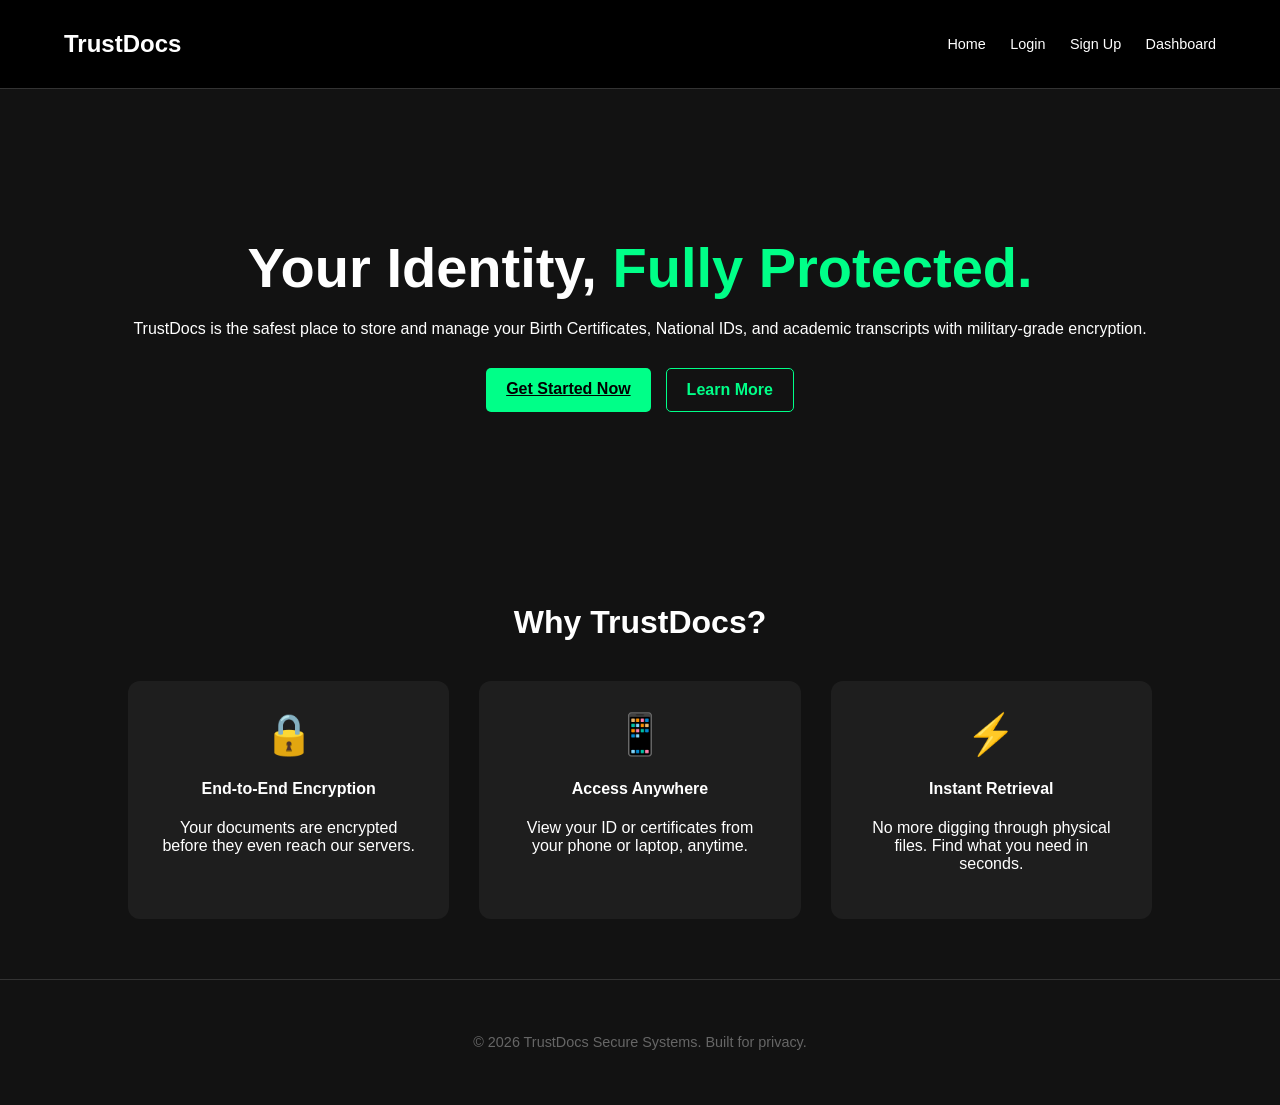
<file: Index.html>
<!DOCTYPE html>
<html lang="en">
<head>
    <meta charset="UTF-8">
    <meta name="viewport" content="width=device-width, initial-scale=1.0">
    <title>TrustDocs | Your Secure Digital Vault</title>
    <link rel="stylesheet" href="style.css">
</head>
<body>
    <header class="navbar">
        <h2>TrustDocs</h2>
        <nav>
            <a href="index.html">Home</a>
            <a href="login.html">Login</a>
            <a href="signup.html">Sign Up</a>
            <a href="dashboard.html">Dashboard</a>
        </nav>
    </header>

    <section class="hero-section">
        <div class="hero-content">
            <h1>Your Identity, <span class="highlight">Fully Protected.</span></h1>
            <p>TrustDocs is the safest place to store and manage your Birth Certificates, National IDs, and academic transcripts with military-grade encryption.</p>
            <div class="hero-btns">
                <a href="signup.html" class="btn-primary">Get Started Now</a>
                <a href="#features" class="btn-secondary">Learn More</a>
            </div>
        </div>
    </section>

    <section id="features" class="features">
        <h3>Why TrustDocs?</h3>
        <div class="feature-grid">
            <div class="feature-card">
                <div class="icon">🔒</div>
                <h4>End-to-End Encryption</h4>
                <p>Your documents are encrypted before they even reach our servers.</p>
            </div>
            <div class="feature-card">
                <div class="icon">📱</div>
                <h4>Access Anywhere</h4>
                <p>View your ID or certificates from your phone or laptop, anytime.</p>
            </div>
            <div class="feature-card">
                <div class="icon">⚡</div>
                <h4>Instant Retrieval</h4>
                <p>No more digging through physical files. Find what you need in seconds.</p>
            </div>
        </div>
    </section>

    <footer class="footer">
        <p>&copy; 2026 TrustDocs Secure Systems. Built for privacy.</p>
    </footer>
    <script src="main.js"></script>
</body>
</html>
</file>
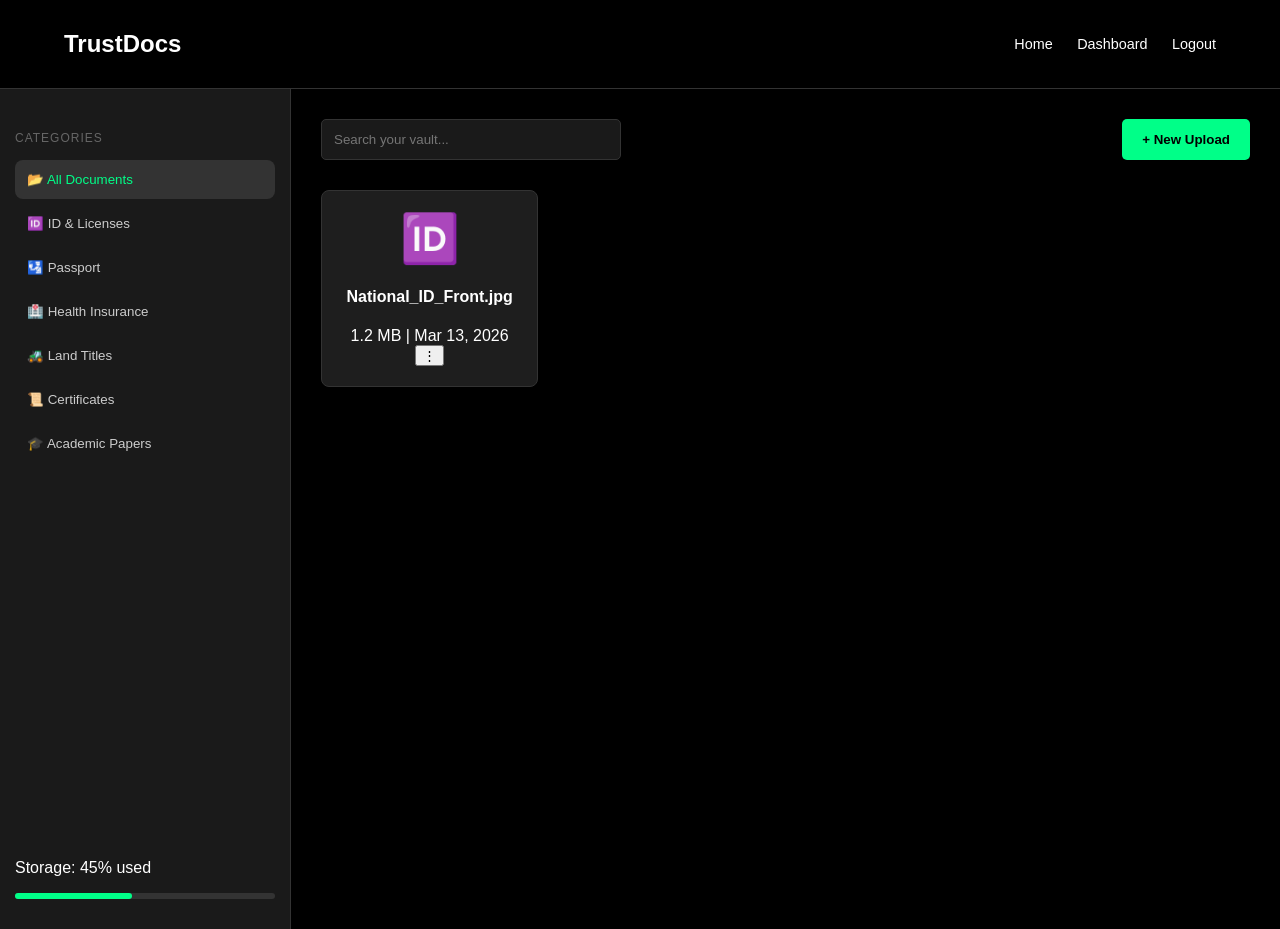
<file: dashboard.html>
<!DOCTYPE html>
<html lang="en">
<head>
    <meta charset="UTF-8">
    <meta name="viewport" content="width=device-width, initial-scale=1.0">
    <title>My Vault | TrustDocs</title>
    <link rel="stylesheet" href="style.css">
</head>
<body class="dashboard-body">
    <header class="navbar">
        <h2>TrustDocs</h2>
        <nav>
            <a href="index.html">Home</a>
            <a href="dashboard.html">Dashboard</a>
            <a href="login.html" class="logout-link">Logout</a>
        </nav>
    </header>

    <div class="dashboard-layout">
        <aside class="sidebar-upgraded">
            <div class="sidebar-section">
                <p class="section-title">CATEGORIES</p>
                <button class="side-btn active" onclick="filterFiles('all')">📂 All Documents</button>
                <button class="side-btn" onclick="filterFiles('id')">🆔 ID & Licenses</button>
                <button class="side-btn" onclick="filterFiles('passport')">🛂 Passport</button>
                <button class="side-btn" onclick="filterFiles('health_insurance')">🏥 Health Insurance</button>
                <button class="side-btn" onclick="filterFiles('land')">🚜 Land Titles</button>
                <button class="side-btn" onclick="filterFiles('cert')">📜 Certificates</button>
                <button class="side-btn" onclick="filterFiles('academic')">🎓 Academic Papers</button>
            </div>
            <div class="storage-info">
                <p>Storage: 45% used</p>
                <div class="progress-bar"><div class="progress" style="width: 45%;"></div></div>
            </div>
        </aside>

        <main class="vault-main">
            <div class="vault-header">
                <div class="search-bar">
                    <input type="text" placeholder="Search your vault...">
                </div>
                <button class="btn-primary" onclick="document.getElementById('fileInput').click()">+ New Upload</button>
                <input type="file" id="fileInput" hidden onchange="handleFile(this)">
            </div>

            <div class="file-grid" id="fileGrid">
                <div class="file-card" data-category="id">
                    <div class="file-preview">🆔</div>
                    <div class="file-info">
                        <h4>National_ID_Front.jpg</h4>
                        <span>1.2 MB | Mar 13, 2026</span>
                    </div>
                    <button class="btn-more">⋮</button>
                </div>
            </div>
        </main>
    </div>

    <script src="main.js"></script>
</body>
</html>
</file>
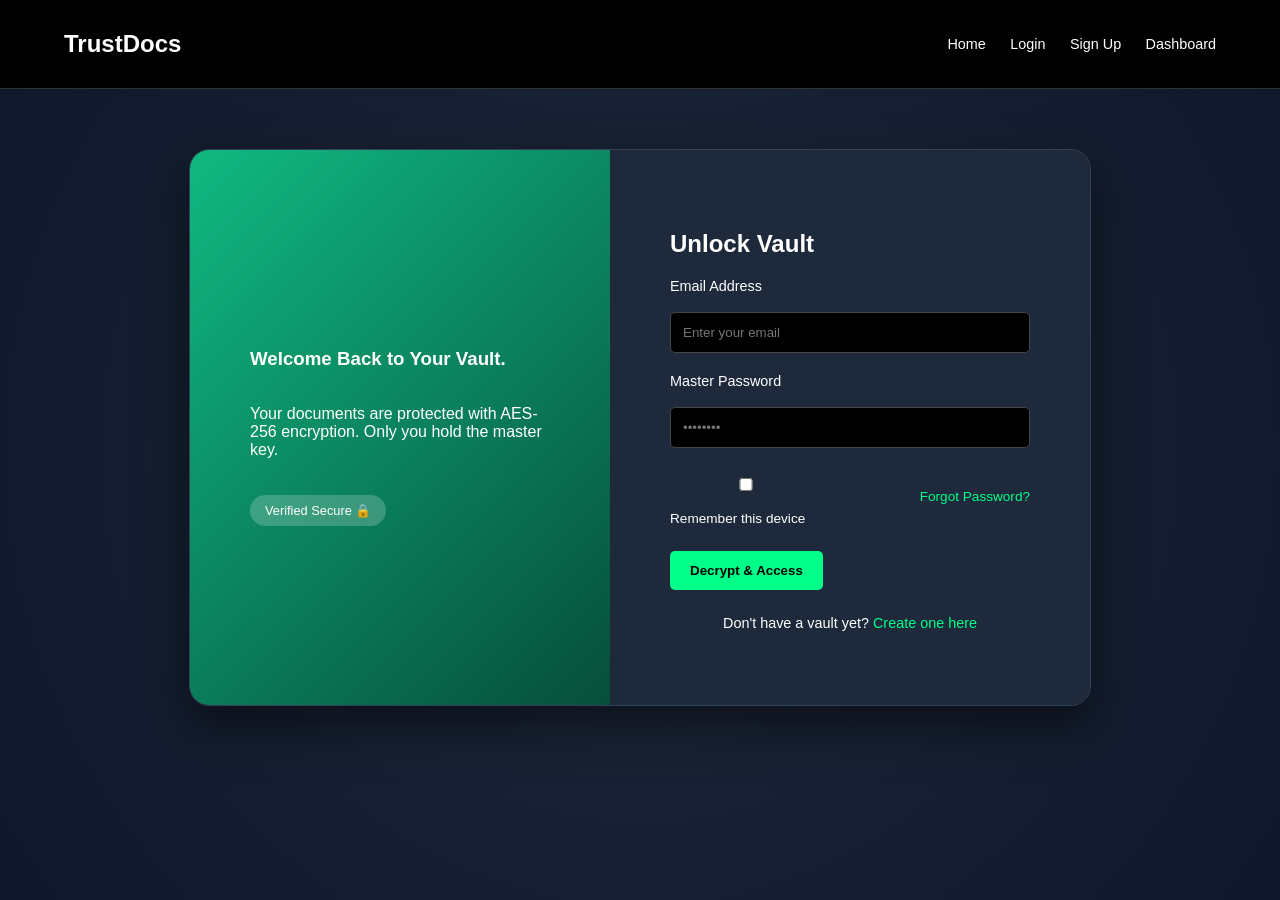
<file: login.html>
<!DOCTYPE html>
<html lang="en">
<head>
    <meta charset="UTF-8">
    <meta name="viewport" content="width=device-width, initial-scale=1.0">
    <title>Login | TrustDocs Secure Vault</title>
    <link rel="stylesheet" href="style.css">
</head>
<body class="auth-bg">
    <header class="navbar">
        <h2>TrustDocs</h2>
        <nav>
            <a href="index.html">Home</a>
            <a href="login.html">Login</a>
            <a href="signup.html">Sign Up</a>
            <a href="dashboard.html">Dashboard</a>
        </nav>
    </header>

    <main class="login-wrapper">
        <div class="login-container">
            <div class="login-info">
                <h3>Welcome Back to Your Vault.</h3>
                <p>Your documents are protected with AES-256 encryption. Only you hold the master key.</p>
                <div class="security-badge">Verified Secure 🔒</div>
            </div>

            <div class="login-form-box">
                <form id="loginForm">
                    <h2>Unlock Vault</h2>
                    
                    <div class="input-group">
                        <label>Email Address</label>
                        <input type="email" id="loginEmail" placeholder="Enter your email" required>
                    </div>

                    <div class="input-group">
                        <label>Master Password</label>
                        <div class="pass-wrapper">
                            <input type="password" id="loginPass" placeholder="••••••••" required>
                        </div>
                    </div>

                    <div class="form-options">
                        <label><input type="checkbox"> Remember this device</label>
                        <a href="#" class="forgot-link">Forgot Password?</a>
                    </div>

                    <button type="submit" class="btn-primary full-width">Decrypt & Access</button>
                    
                    <p class="auth-footer">
                        Don't have a vault yet? <a href="signup.html">Create one here</a>
                    </p>
                </form>
            </div>
        </div>
    </main>

    <script src="main.js"></script>
</body>
</html>
</file>
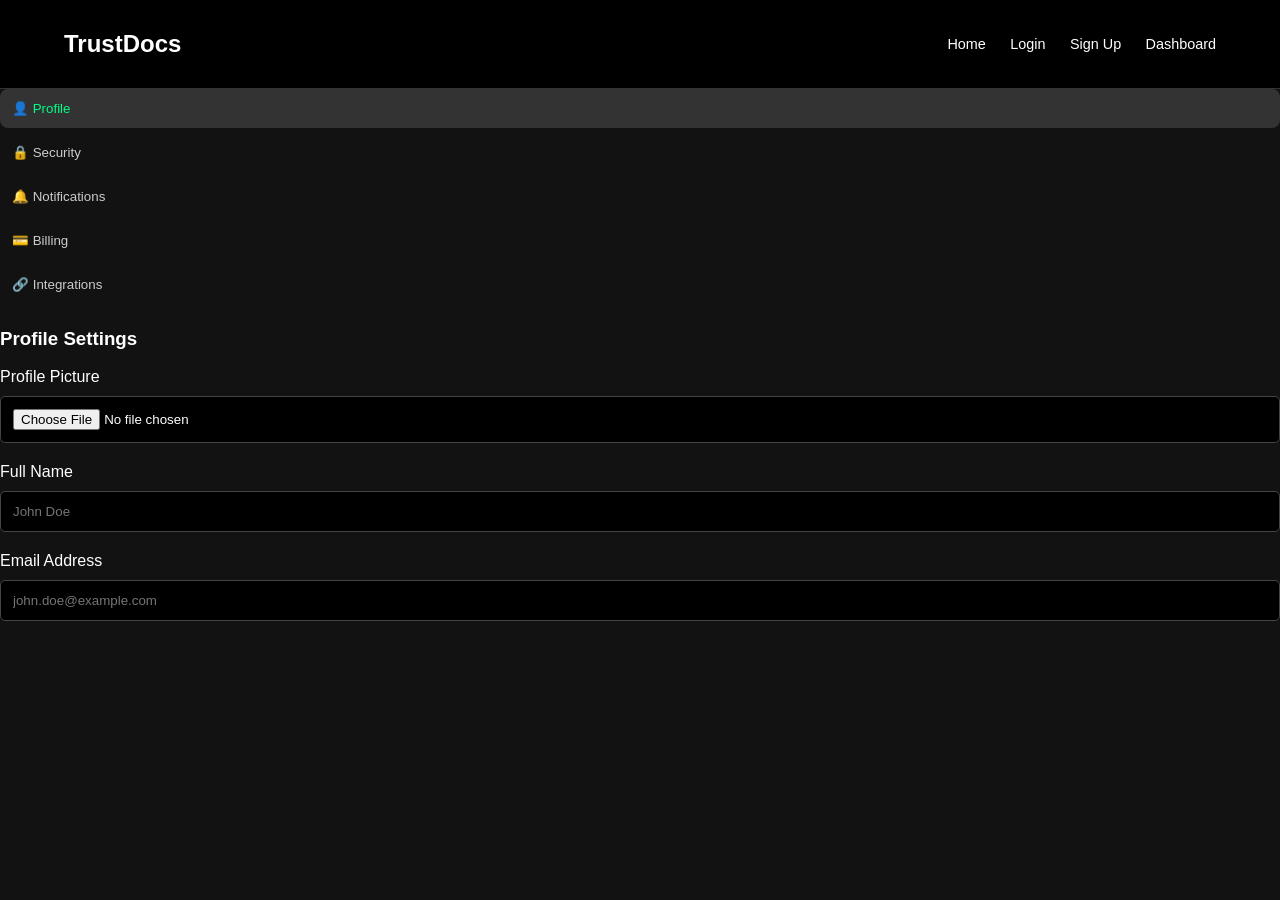
<file: settings.html>
<!DOCTYPE html>
<html lang="en">
<head>
    <meta charset="UTF-8">
    <meta name="viewport" content="width=device-width, initial-scale=1.0">
    <title>TrustDocs|Settings & Security</title>
    <link rel="stylesheet" href="style.css">
</head>
<body class="dashboard-body">
        <header class="navbar">
        <h2>TrustDocs</h2>
        <nav>
            <a href="index.html">Home</a>
            <a href="login.html">Login</a>
            <a href="signup.html">Sign Up</a>
            <a href="dashboard.html">Dashboard</a>
        </nav>
    </header>
    
    <div class="settings-container">
        <aside class="settings-nav">
            <button class="side-btn active" onclick="showSection('profile')">👤 Profile</button>
            <button class="side-btn" onclick="showSection('security')">🔒 Security</button>
            <button class="side-btn" onclick="showSection('notifications')">🔔 Notifications</button>
            <button class="side-btn" onclick="showSection('billing')">💳 Billing</button>
            <button class="side-btn" onclick="showSection('integrations')">🔗 Integrations</button>
        </aside>

        <main class="settings-main">
            <section id="profile" class="settings-section active">
                <h3>Profile Settings</h3>
                <form>
                    <label for="profile-pic"></label>Profile Picture</label>
                    <input type="file" id="profile-pic" accept="image/*">

                    <label for="name">Full Name</label>
                    <input type="text" id="name" placeholder="John Doe">
                    
                    <label for="email">Email Address</label>
                    <input type="email" id="email" placeholder="john.doe@example.com">
                </form>
            </section>
        </main>
    </div>
</body>
</html>
</file>
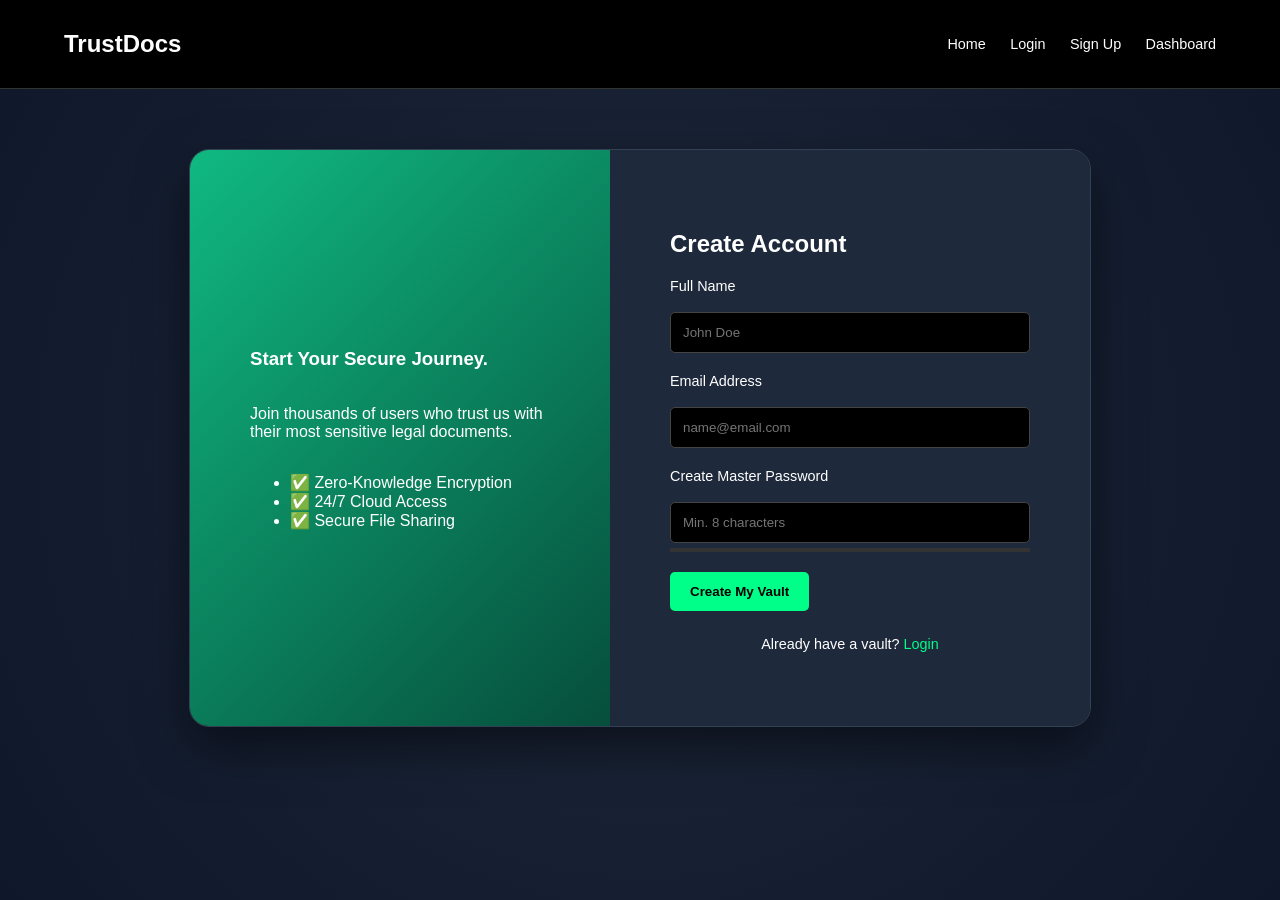
<file: Signup.html>
<!DOCTYPE html>
<html lang="en">
<head>
    <meta charset="UTF-8">
    <meta name="viewport" content="width=device-width, initial-scale=1.0">
    <title>Create Vault | TrustDocs</title>
    <link rel="stylesheet" href="style.css">
</head>
<body class="auth-bg">
    <header class="navbar">
        <h2>TrustDocs</h2>
        <nav>
            <a href="index.html">Home</a>
            <a href="login.html">Login</a>
            <a href="signup.html">Sign Up</a>
            <a href="dashboard.html">Dashboard</a>
        </nav>
    </header>

    <main class="login-wrapper">
        <div class="login-container">
            <div class="login-info">
                <h3>Start Your Secure Journey.</h3>
                <p>Join thousands of users who trust us with their most sensitive legal documents.</p>
                <ul class="trust-list">
                    <li>✅ Zero-Knowledge Encryption</li>
                    <li>✅ 24/7 Cloud Access</li>
                    <li>✅ Secure File Sharing</li>
                </ul>
            </div>

            <div class="login-form-box">
                <form id="signupForm">
                    <h2>Create Account</h2>
                    <div class="input-group">
                        <label>Full Name</label>
                        <input type="text" placeholder="John Doe" required>
                    </div>
                    <div class="input-group">
                        <label>Email Address</label>
                        <input type="email" placeholder="name@email.com" required>
                    </div>
                    <div class="input-group">
                        <label>Create Master Password</label>
                        <input type="password" id="regPass" placeholder="Min. 8 characters" required>
                        <div id="passStrength" class="strength-meter"></div>
                    </div>
                    <button type="submit" class="btn-primary full-width">Create My Vault</button>
                    <p class="auth-footer">Already have a vault? <a href="login.html">Login</a></p>
                </form>
            </div>
        </div>
    </main>
    <script src="main.js"></script>
</body>
</html>
</file>
<file: style.css>
:root {
    --bg: #121212;
    --card: #1e1e1e;
    --primary: #00ff88;
    --text: #ffffff;
}

body {
    margin: 0;
    font-family: sans-serif;
    background: var(--bg);
    color: var(--text);
}

.navbar {
    display: flex;
    justify-content: space-between;
    align-items: center;
    padding: 10px 5%;
    background: #000;
    border-bottom: 1px solid #333;
}

.navbar nav a {
    color: var(--text);
    text-decoration: none;
    margin-left: 20px;
    font-size: 0.9rem;
}

.navbar nav a:hover { color: var(--primary); }

.auth-container { display: flex; justify-content: center; padding-top: 100px; }
.auth-form { background: var(--card); padding: 40px; border-radius: 10px; width: 350px; }
input { width: 100%; padding: 12px; margin: 10px 0 20px 0; border-radius: 5px; border: 1px solid #444; background: #000; color: white; box-sizing: border-box; }

.btn-primary { background: var(--primary); color: black; border: none; padding: 12px 20px; border-radius: 5px; cursor: pointer; font-weight: bold; }

.dashboard-wrapper { display: flex; min-height: 90vh; }
.dashboard-sidebar { width: 200px; padding: 20px; background: #1a1a1a; }
.dashboard-sidebar ul { list-style: none; padding: 0; }
.dashboard-sidebar ul li a { color: #aaa; text-decoration: none; display: block; margin: 15px 0; }

.dashboard-main { flex: 1; padding: 40px; }
.dash-header { display: flex; justify-content: space-between; align-items: center; margin-bottom: 30px; }

.file-grid { display: grid; grid-template-columns: repeat(auto-fill, minmax(200px, 1fr)); gap: 20px; }
.file-card { background: var(--card); padding: 20px; border-radius: 8px; text-align: center; border: 1px solid #333; }
.file-icon { font-size: 2rem; margin-bottom: 10px; }
.file-name { font-weight: bold; font-size: 0.9rem; }
.file-meta { font-size: 0.7rem; color: #888; }

/* Hero Layout */
.hero-section {
    padding: 100px 10%;
    text-align: center;
    background: linear-gradient(rgba(18, 18, 18, 0.8), rgba(18, 18, 18, 0.8)), 
                url('https://images.unsplash.com/photo-1550751827-4bd374c3f58b?auto=format&fit=crop&q=80&w=2070');
    background-size: cover;
    background-position: center;
}

.hero-content h1 {
    font-size: 3.5rem;
    margin-bottom: 20px;
}

.highlight {
    color: var(--primary);
}

.hero-btns {
    margin-top: 30px;
    display: flex;
    justify-content: center;
    gap: 15px;
}

.btn-secondary {
    border: 1px solid var(--primary);
    color: var(--primary);
    padding: 12px 20px;
    text-decoration: none;
    border-radius: 5px;
    font-weight: bold;
}

/* Features Styling */
.features {
    padding: 60px 10%;
    text-align: center;
}

.features h3 {
    font-size: 2rem;
    margin-bottom: 40px;
}

.feature-grid {
    display: grid;
    grid-template-columns: repeat(auto-fit, minmax(250px, 1fr));
    gap: 30px;
}

.feature-card {
    background: var(--card);
    padding: 30px;
    border-radius: 12px;
    transition: 0.3s;
}

.feature-card:hover {
    transform: translateY(-10px);
    box-shadow: 0 10px 20px rgba(0, 255, 136, 0.1);
}

.feature-card .icon {
    font-size: 2.5rem;
    margin-bottom: 15px;
}

.footer {
    padding: 40px;
    text-align: center;
    border-top: 1px solid #333;
    color: #666;
    font-size: 0.9rem;
}
/* Login Page Specifics */
.auth-bg {
    background: radial-gradient(circle at center, #1e293b 0%, #0f172a 100%);
    min-height: 100vh;
}

.login-wrapper {
    display: flex;
    justify-content: center;
    align-items: center;
    padding: 60px 20px;
}

.login-container {
    display: flex;
    background: var(--card);
    width: 900px;
    max-width: 100%;
    border-radius: 20px;
    overflow: hidden;
    box-shadow: 0 20px 50px rgba(0, 0, 0, 0.5);
    border: 1px solid #334155;
}

/* Left side decoration */
.login-info {
    flex: 1;
    background: linear-gradient(135deg, #10b981 0%, #064e3b 100%);
    padding: 60px;
    display: flex;
    flex-direction: column;
    justify-content: center;
    color: #fff;
}

.security-badge {
    margin-top: 20px;
    background: rgba(255, 255, 255, 0.2);
    padding: 8px 15px;
    border-radius: 50px;
    width: fit-content;
    font-size: 0.8rem;
}

/* Right side form */
.login-form-box {
    flex: 1.2;
    padding: 60px;
    background: #1e293b;
}

.input-group label {
    display: block;
    margin-bottom: 8px;
    font-size: 0.9rem;
    color: var(--text-muted);
}

.form-options {
    display: flex;
    justify-content: space-between;
    align-items: center;
    font-size: 0.85rem;
    margin-bottom: 25px;
}

.forgot-link {
    color: var(--primary);
    text-decoration: none;
}

.auth-footer {
    text-align: center;
    margin-top: 25px;
    font-size: 0.9rem;
    color: var(--text-muted);
}

.auth-footer a { color: var(--primary); text-decoration: none; }

/* Responsive for Mobile */
@media (max-width: 768px) {
    .login-container { flex-direction: column; }
    .login-info { padding: 30px; }
}
/* Sidebar Upgraded */
.dashboard-layout { display: flex; height: calc(100vh - 60px); }

.sidebar-upgraded {
    width: 260px;
    background: #1a1a1a;
    padding: 30px 15px;
    border-right: 1px solid #333;
    display: flex;
    flex-direction: column;
    justify-content: space-between;
}

.section-title { font-size: 0.75rem; color: #666; letter-spacing: 1px; margin-bottom: 15px; }

.side-btn {
    width: 100%;
    text-align: left;
    background: none;
    border: none;
    color: #ccc;
    padding: 12px;
    border-radius: 8px;
    cursor: pointer;
    margin-bottom: 5px;
    transition: 0.2s;
}

.side-btn:hover, .side-btn.active { background: #333; color: var(--primary); }

/* Vault Main */
.vault-main { flex: 1; background: #000; padding: 30px; overflow-y: auto; }

.vault-header { display: flex; justify-content: space-between; margin-bottom: 30px; }

.search-bar input {
    width: 300px;
    margin: 0;
    background: #1a1a1a;
    border: 1px solid #333;
}

/* Academic Papers - Scholarly Purple */
.file-card[data-category="academic"] {
    border-left: 4px solid #a855f7;
}

/* General Certificates - Classic Parchment Brown/Orange */
.file-card[data-category="cert"] {
    border-left: 4px solid #f97316;
}

/* Make sure the icons look sharp */
.file-preview {
    font-size: 3rem;
    margin-bottom: 12px;
    display: block;
    transition: transform 0.3s;
}

.file-card:hover .file-preview {
    transform: scale(1.1); /* Slight pop effect on hover */
}

/* Storage Progress */
.progress-bar { height: 6px; background: #333; border-radius: 10px; margin-top: 10px; }
.progress { height: 100%; background: var(--primary); border-radius: 10px; }

/* Strength Meter */
.strength-meter { height: 4px; background: #333; margin-top: -15px; margin-bottom: 20px; transition: 0.3s; }
</file>
